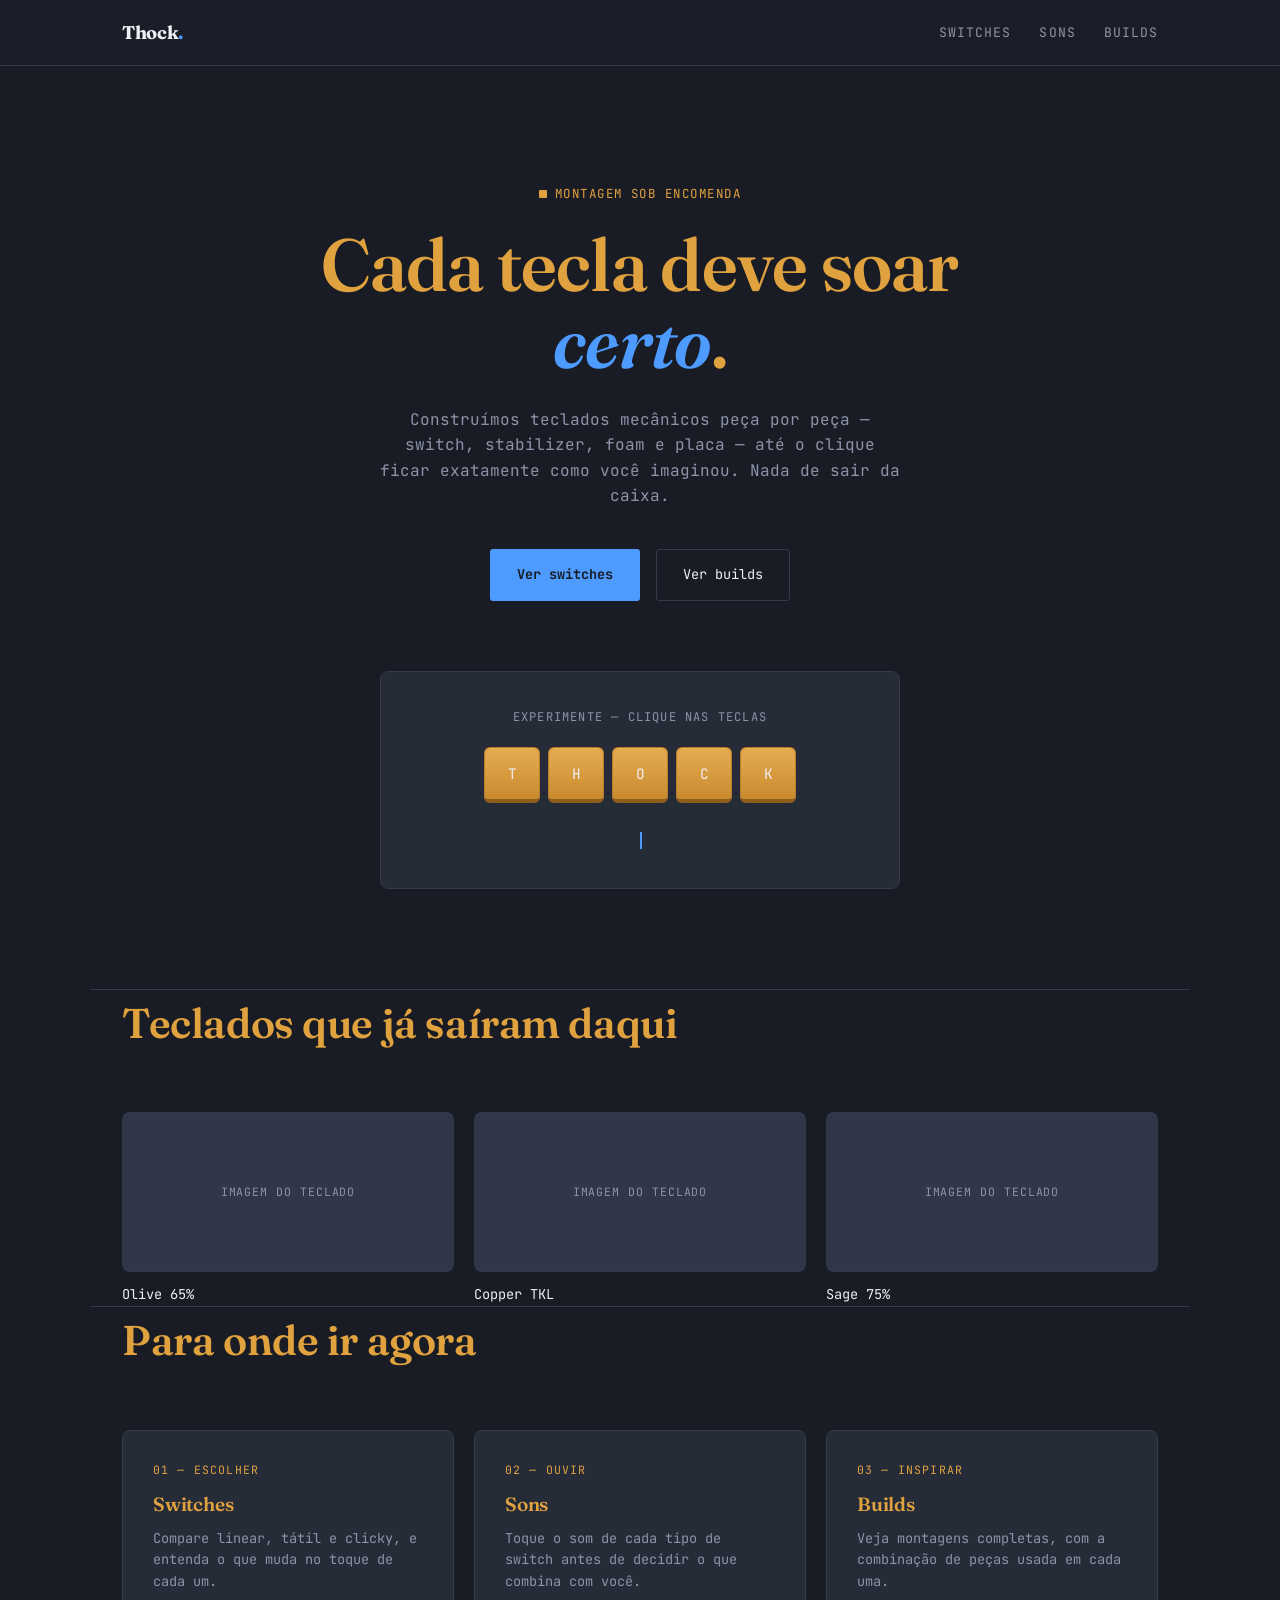
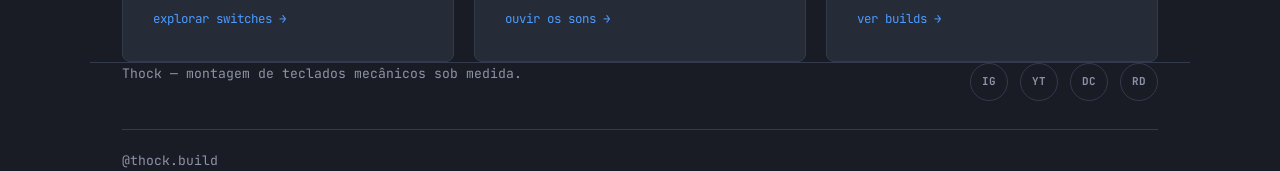
<file: Projeto pratico 2/index.html>
<!DOCTYPE html>
<html lang="pt-BR">
<head>
<meta charset="UTF-8">
<meta name="viewport" content="width=device-width, initial-scale=1.0">
<title>Thock — teclados mecânicos feitos sob medida</title>
<link rel="preconnect" href="https://fonts.googleapis.com">
<link rel="preconnect" href="https://fonts.gstatic.com" crossorigin>
<link href="https://fonts.googleapis.com/css2?family=Fraunces:opsz,wght@9..144,400;9..144,600;9..144,700&family=JetBrains+Mono:wght@400;500;700&display=swap" rel="stylesheet">
<link rel="stylesheet" href="styles.css">
</head>
<body>

<!-- MENU DO SITE — igual em todas as páginas. O link ativo (nenhum aqui, já que é a home)
     ganha a classe "active" nas outras páginas para indicar onde você está -->
<header class="site-header">
  <nav aria-label="Navegação principal">
    <a class="logo" href="index.html">Thock<span>.</span></a>
    <ul class="nav-links">
      <li><a href="switches.html">Switches</a></li>
      <li><a href="sounds.html">Sons</a></li>
      <li><a href="builds.html">Builds</a></li>
    </ul>
  </nav>
</header>

<main>
  <!-- ===================== HERO — centralizado, com animação de entrada (ver styles.css) ===================== -->
  <header class="hero wrap">
    <span class="eyebrow">montagem sob encomenda</span>
    <h1>Cada tecla deve soar <em>certo</em>.</h1>
    <p>Construímos teclados mecânicos peça por peça — switch, stabilizer, foam e placa — até o clique ficar exatamente como você imaginou. Nada de sair da caixa.</p>
    <div class="cta-row">
      <a class="btn btn-primary" href="switches.html">Ver switches</a>
      <a class="btn btn-ghost" href="builds.html">Ver builds</a>
    </div>

    <div class="keycap-demo">
      <div class="hint">experimente — clique nas teclas</div>
      <div class="keys" id="keys"></div>
      <div class="typed-out" id="typedOut"><span class="cursor"></span></div>
    </div>
  </header>

  <!-- ===================== GALERIA — fotos clicáveis, levam até builds.html ===================== -->
  <section id="galeria" class="wrap" aria-labelledby="galeria-heading">
    <div class="section-head">
      <h2 id="galeria-heading">Teclados que já saíram daqui</h2>
    </div>
    <div class="gallery-grid">
      <!-- Cada item é um LINK (<a>) inteiro, não só a imagem — clicar em qualquer parte do card leva a builds.html -->
      <a class="gallery-item" href="builds.html">
        <!-- ESPAÇO PARA IMAGEM: troque esta <div> por <img class="img-placeholder" src="foto.jpg" alt="Teclado Olive 65%"> -->
        <div class="img-placeholder">imagem do teclado</div>
        <div class="caption"><span>Olive 65%</span><span class="arrow">→</span></div>
      </a>
      <a class="gallery-item" href="builds.html">
        <div class="img-placeholder">imagem do teclado</div>
        <div class="caption"><span>Copper TKL</span><span class="arrow">→</span></div>
      </a>
      <a class="gallery-item" href="builds.html">
        <div class="img-placeholder">imagem do teclado</div>
        <div class="caption"><span>Sage 75%</span><span class="arrow">→</span></div>
      </a>
    </div>
  </section>

  <!-- ===================== CARDS-GUIA — navegação alternativa, além do menu do topo ===================== -->
  <section id="explorar" class="wrap" aria-labelledby="explorar-heading">
    <div class="section-head">
      <h2 id="explorar-heading">Para onde ir agora</h2>
    </div>
    <div class="guide-grid">
      <a class="guide-card" href="switches.html">
        <span class="tag">01 — Escolher</span>
        <h3>Switches</h3>
        <p>Compare linear, tátil e clicky, e entenda o que muda no toque de cada um.</p>
        <span class="go">explorar switches →</span>
      </a>
      <a class="guide-card" href="sounds.html">
        <span class="tag">02 — Ouvir</span>
        <h3>Sons</h3>
        <p>Toque o som de cada tipo de switch antes de decidir o que combina com você.</p>
        <span class="go">ouvir os sons →</span>
      </a>
      <a class="guide-card" href="builds.html">
        <span class="tag">03 — Inspirar</span>
        <h3>Builds</h3>
        <p>Veja montagens completas, com a combinação de peças usada em cada uma.</p>
        <span class="go">ver builds →</span>
      </a>
    </div>
  </section>
</main>

<!-- RODAPÉ — igual em todas as páginas -->
<footer class="wrap">
  <div class="footer-top">
    <div>Thock — montagem de teclados mecânicos sob medida.</div>
    <!-- Redes sociais fictícias, coerentes com o tema (comunidade de teclados mecânicos).
         Troque os href="#" pelos links reais quando o projeto virar algo de verdade. -->
    <div class="social-links">
      <a href="#" aria-label="Instagram do Thock">IG</a>
      <a href="#" aria-label="YouTube do Thock">YT</a>
      <a href="#" aria-label="Discord da comunidade Thock">DC</a>
      <a href="#" aria-label="Reddit r/thockbuilds">RD</a>
    </div>
  </div>
  <div class="footer-bottom">
    <span>@thock.build</span>
  </div>
</footer>

<script src="main.js"></script>

</body>
</html>
</file>
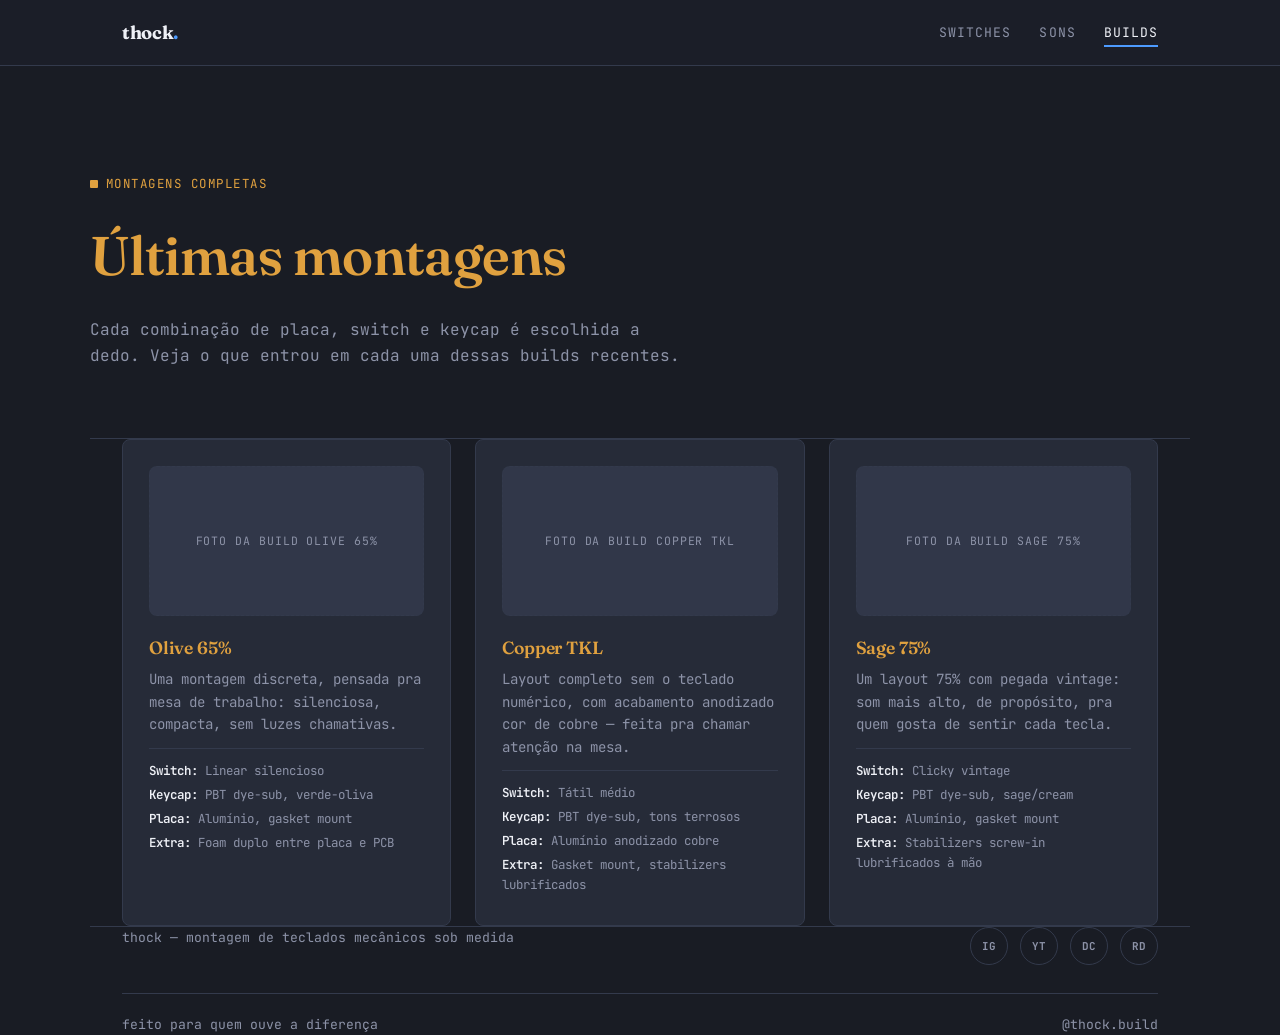
<file: Projeto pratico 2/builds.html>
<!DOCTYPE html>
<html lang="pt-BR">
<head>
<meta charset="UTF-8">
<meta name="viewport" content="width=device-width, initial-scale=1.0">
<title>Builds — Thock</title>
<link rel="preconnect" href="https://fonts.googleapis.com">
<link rel="preconnect" href="https://fonts.gstatic.com" crossorigin>
<link href="https://fonts.googleapis.com/css2?family=Fraunces:opsz,wght@9..144,400;9..144,600;9..144,700&family=JetBrains+Mono:wght@400;500;700&display=swap" rel="stylesheet">
<link rel="stylesheet" href="styles.css">
</head>
<body>

<header class="site-header">
  <nav aria-label="Navegação principal">
    <a class="logo" href="index.html">thock<span>.</span></a>
    <ul class="nav-links">
      <li><a href="switches.html">Switches</a></li>
      <li><a href="sounds.html">Sons</a></li>
      <li><a href="builds.html" class="active">Builds</a></li>
    </ul>
  </nav>
</header>

<main>
  <header class="page-hero wrap">
    <span class="eyebrow">montagens completas</span>
    <h1>Últimas montagens</h1>
    <p>Cada combinação de placa, switch e keycap é escolhida a dedo. Veja o que entrou em cada uma dessas builds recentes.</p>
  </header>

  <section class="wrap" aria-labelledby="builds-heading">
    <h2 id="builds-heading" style="position:absolute;left:-9999px;">Lista de builds</h2>

    <div class="build-row">

      <div class="build-card">
        <!-- ESPAÇO PARA IMAGEM: troque por <img class="img-placeholder" src="olive-65.jpg" alt="Teclado Olive 65%"> -->
        <div class="img-placeholder">foto da build Olive 65%</div>
        <h2>Olive 65%</h2>
        <p>Uma montagem discreta, pensada pra mesa de trabalho: silenciosa, compacta, sem luzes chamativas.</p>
        <ul class="specs">
          <li><b>Switch:</b> Linear silencioso</li>
          <li><b>Keycap:</b> PBT dye-sub, verde-oliva</li>
          <li><b>Placa:</b> Alumínio, gasket mount</li>
          <li><b>Extra:</b> Foam duplo entre placa e PCB</li>
        </ul>
      </div>

      <div class="build-card">
        <!-- ESPAÇO PARA IMAGEM: troque por <img class="img-placeholder" src="copper-tkl.jpg" alt="Teclado Copper TKL"> -->
        <div class="img-placeholder">foto da build Copper TKL</div>
        <h2>Copper TKL</h2>
        <p>Layout completo sem o teclado numérico, com acabamento anodizado cor de cobre — feita pra chamar atenção na mesa.</p>
        <ul class="specs">
          <li><b>Switch:</b> Tátil médio</li>
          <li><b>Keycap:</b> PBT dye-sub, tons terrosos</li>
          <li><b>Placa:</b> Alumínio anodizado cobre</li>
          <li><b>Extra:</b> Gasket mount, stabilizers lubrificados</li>
        </ul>
      </div>

      <div class="build-card">
        <!-- ESPAÇO PARA IMAGEM: troque por <img class="img-placeholder" src="sage-75.jpg" alt="Teclado Sage 75%"> -->
        <div class="img-placeholder">foto da build Sage 75%</div>
        <h2>Sage 75%</h2>
        <p>Um layout 75% com pegada vintage: som mais alto, de propósito, pra quem gosta de sentir cada tecla.</p>
        <ul class="specs">
          <li><b>Switch:</b> Clicky vintage</li>
          <li><b>Keycap:</b> PBT dye-sub, sage/cream</li>
          <li><b>Placa:</b> Alumínio, gasket mount</li>
          <li><b>Extra:</b> Stabilizers screw-in lubrificados à mão</li>
        </ul>
      </div>

    </div>
  </section>
</main>

<footer class="wrap">
  <div class="footer-top">
    <div>thock — montagem de teclados mecânicos sob medida</div>
    <div class="social-links">
      <a href="#" aria-label="Instagram do Thock">IG</a>
      <a href="#" aria-label="YouTube do Thock">YT</a>
      <a href="#" aria-label="Discord da comunidade Thock">DC</a>
      <a href="#" aria-label="Reddit r/thockbuilds">RD</a>
    </div>
  </div>
  <div class="footer-bottom">
    <span>feito para quem ouve a diferença</span>
    <span>@thock.build</span>
  </div>
</footer>

</body>
</html>
</file>
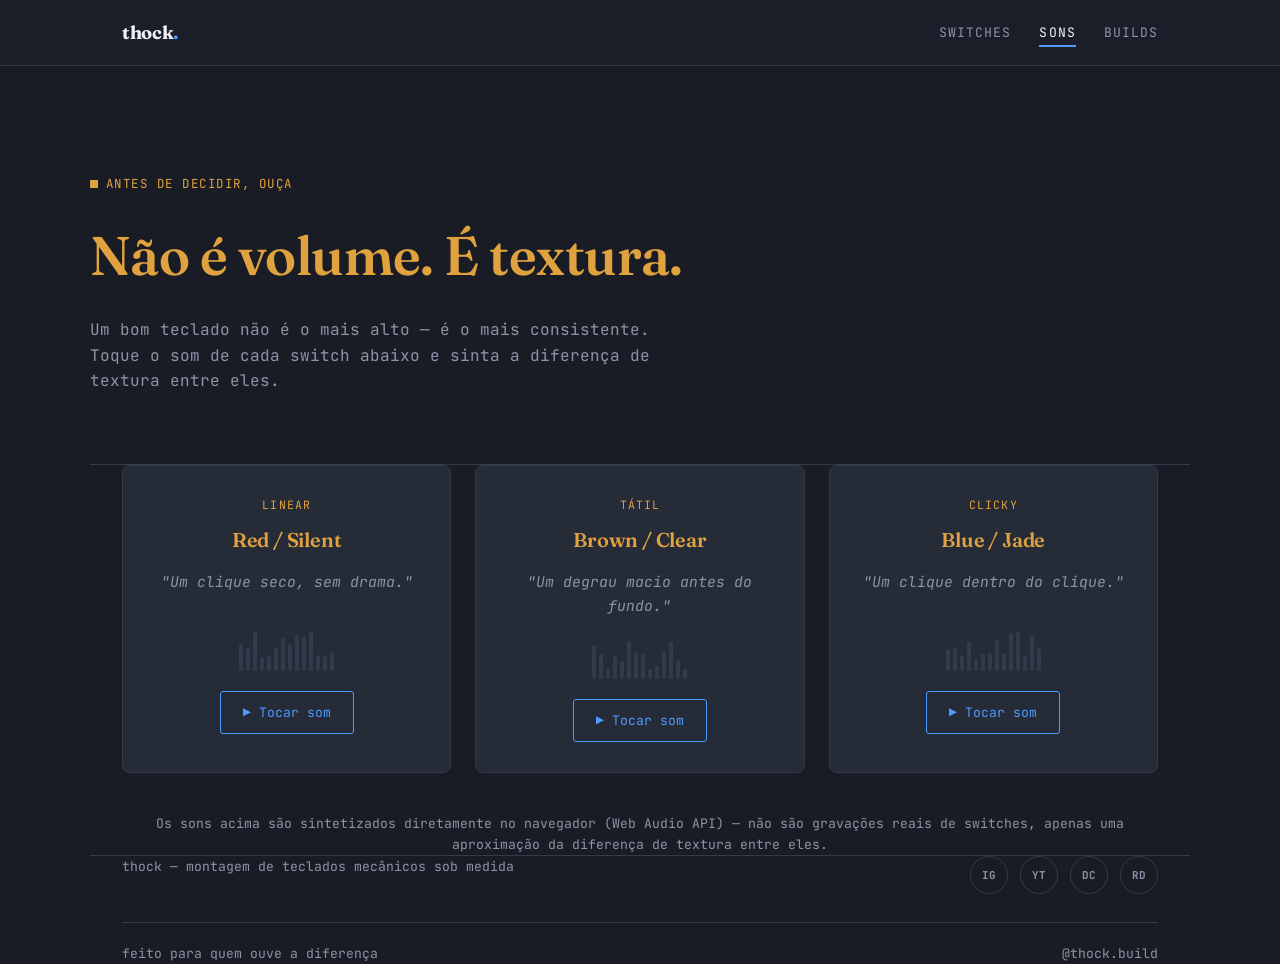
<file: Projeto pratico 2/sounds.html>
<!DOCTYPE html>
<html lang="pt-BR">
<head>
<meta charset="UTF-8">
<meta name="viewport" content="width=device-width, initial-scale=1.0">
<title>Sons — Thock</title>
<link rel="preconnect" href="https://fonts.googleapis.com">
<link rel="preconnect" href="https://fonts.gstatic.com" crossorigin>
<link href="https://fonts.googleapis.com/css2?family=Fraunces:opsz,wght@9..144,400;9..144,600;9..144,700&family=JetBrains+Mono:wght@400;500;700&display=swap" rel="stylesheet">
<link rel="stylesheet" href="styles.css">
</head>
<body>

<header class="site-header">
  <nav aria-label="Navegação principal">
    <a class="logo" href="index.html">thock<span>.</span></a>
    <ul class="nav-links">
      <li><a href="switches.html">Switches</a></li>
      <li><a href="sounds.html" class="active">Sons</a></li>
      <li><a href="builds.html">Builds</a></li>
    </ul>
  </nav>
</header>

<main>
  <header class="page-hero wrap">
    <span class="eyebrow">antes de decidir, ouça</span>
    <h1>Não é volume. É textura.</h1>
    <p>Um bom teclado não é o mais alto — é o mais consistente. Toque o som de cada switch abaixo e sinta a diferença de textura entre eles.</p>
  </header>

  <section class="wrap" aria-labelledby="sons-heading">
    <h2 id="sons-heading" style="position:absolute;left:-9999px;">Sons por tipo de switch</h2>

    <div class="sound-grid">

      <div class="sound-card">
        <span class="tag">Linear</span>
        <h2>Red / Silent</h2>
        <p class="phrase">"Um clique seco, sem drama."</p>
        <div class="waveform-mini" data-waveform="linear"></div>
        <button class="play-btn" data-sound="linear" type="button">▶ Tocar som</button>
      </div>

      <div class="sound-card">
        <span class="tag">Tátil</span>
        <h2>Brown / Clear</h2>
        <p class="phrase">"Um degrau macio antes do fundo."</p>
        <div class="waveform-mini" data-waveform="tactile"></div>
        <button class="play-btn" data-sound="tactile" type="button">▶ Tocar som</button>
      </div>

      <div class="sound-card">
        <span class="tag">Clicky</span>
        <h2>Blue / Jade</h2>
        <p class="phrase">"Um clique dentro do clique."</p>
        <div class="waveform-mini" data-waveform="clicky"></div>
        <button class="play-btn" data-sound="clicky" type="button">▶ Tocar som</button>
      </div>

    </div>

    <p class="sound-note">
      Os sons acima são sintetizados diretamente no navegador (Web Audio API) — não são gravações reais de switches,
      apenas uma aproximação da diferença de textura entre eles.
    </p>
  </section>
</main>

<footer class="wrap">
  <div class="footer-top">
    <div>thock — montagem de teclados mecânicos sob medida</div>
    <div class="social-links">
      <a href="#" aria-label="Instagram do Thock">IG</a>
      <a href="#" aria-label="YouTube do Thock">YT</a>
      <a href="#" aria-label="Discord da comunidade Thock">DC</a>
      <a href="#" aria-label="Reddit r/thockbuilds">RD</a>
    </div>
  </div>
  <div class="footer-bottom">
    <span>feito para quem ouve a diferença</span>
    <span>@thock.build</span>
  </div>
</footer>

<script src="sounds.js"></script>

</body>
</html>
</file>
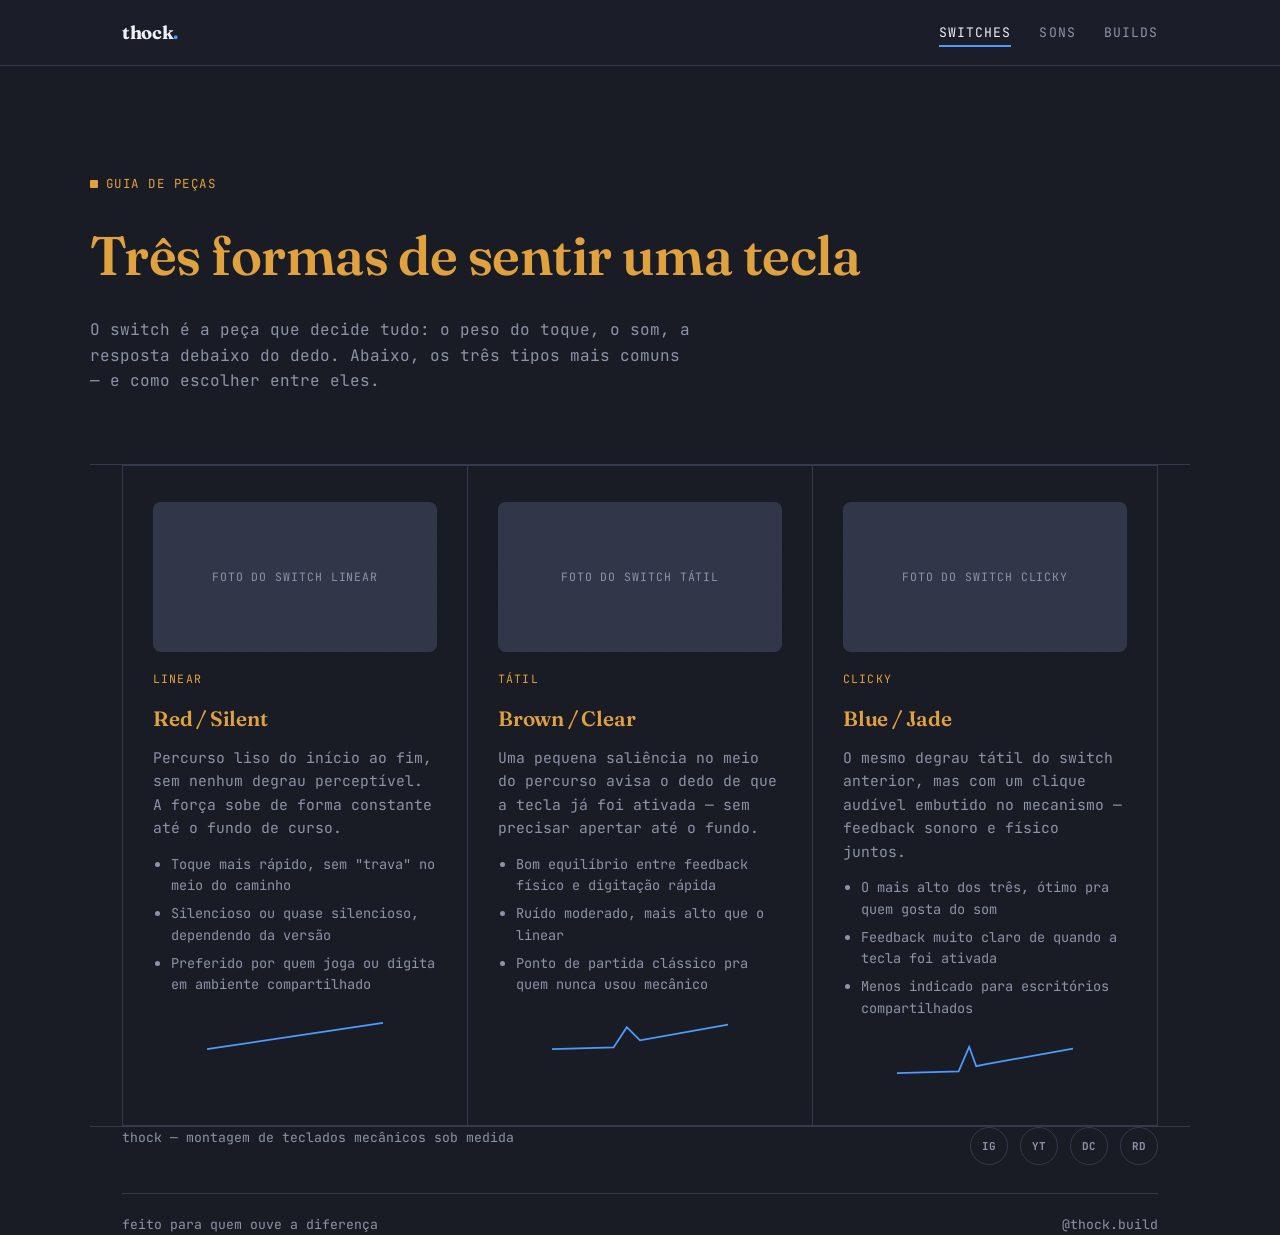
<file: Projeto pratico 2/switches.html>
<!DOCTYPE html>
<html lang="pt-BR">
<head>
<meta charset="UTF-8">
<meta name="viewport" content="width=device-width, initial-scale=1.0">
<title>Switches — Thock</title>
<link rel="preconnect" href="https://fonts.googleapis.com">
<link rel="preconnect" href="https://fonts.gstatic.com" crossorigin>
<link href="https://fonts.googleapis.com/css2?family=Fraunces:opsz,wght@9..144,400;9..144,600;9..144,700&family=JetBrains+Mono:wght@400;500;700&display=swap" rel="stylesheet">
<link rel="stylesheet" href="styles.css">
</head>
<body>

<header class="site-header">
  <nav aria-label="Navegação principal">
    <a class="logo" href="index.html">thock<span>.</span></a>
    <ul class="nav-links">
      <!-- classe "active" marca em qual página o visitante está -->
      <li><a href="switches.html" class="active">Switches</a></li>
      <li><a href="sounds.html">Sons</a></li>
      <li><a href="builds.html">Builds</a></li>
    </ul>
  </nav>
</header>

<main>
  <header class="page-hero wrap">
    <span class="eyebrow">guia de peças</span>
    <h1>Três formas de sentir uma tecla</h1>
    <p>O switch é a peça que decide tudo: o peso do toque, o som, a resposta debaixo do dedo. Abaixo, os três tipos mais comuns — e como escolher entre eles.</p>
  </header>

  <section id="switches" class="wrap" aria-labelledby="switches-heading">
    <h2 id="switches-heading" class="sr-only" style="position:absolute;left:-9999px;">Lista de switches</h2>
    <!-- h2 fora da tela: existe só pra dar estrutura semântica à seção, sem repetir visualmente o título do page-hero -->

    <div class="switch-grid">

      <div class="switch-card">
        <!-- ESPAÇO PARA IMAGEM: troque por <img class="img-placeholder" src="linear.jpg" alt="Switch linear vermelho"> -->
        <div class="img-placeholder">foto do switch linear</div>
        <span class="tag">Linear</span>
        <h3>Red / Silent</h3>
        <p>Percurso liso do início ao fim, sem nenhum degrau perceptível. A força sobe de forma constante até o fundo de curso.</p>
        <ul>
          <li>Toque mais rápido, sem "trava" no meio do caminho</li>
          <li>Silencioso ou quase silencioso, dependendo da versão</li>
          <li>Preferido por quem joga ou digita em ambiente compartilhado</li>
        </ul>
        <svg class="curve" viewBox="0 0 200 50"><path d="M0,40 L200,10"/></svg>
      </div>

      <div class="switch-card">
        <!-- ESPAÇO PARA IMAGEM: troque por <img class="img-placeholder" src="tatil.jpg" alt="Switch tátil marrom"> -->
        <div class="img-placeholder">foto do switch tátil</div>
        <span class="tag">Tátil</span>
        <h3>Brown / Clear</h3>
        <p>Uma pequena saliência no meio do percurso avisa o dedo de que a tecla já foi ativada — sem precisar apertar até o fundo.</p>
        <ul>
          <li>Bom equilíbrio entre feedback físico e digitação rápida</li>
          <li>Ruído moderado, mais alto que o linear</li>
          <li>Ponto de partida clássico pra quem nunca usou mecânico</li>
        </ul>
        <svg class="curve" viewBox="0 0 200 50"><path d="M0,40 L70,38 L85,15 L100,30 L200,12"/></svg>
      </div>

      <div class="switch-card">
        <!-- ESPAÇO PARA IMAGEM: troque por <img class="img-placeholder" src="clicky.jpg" alt="Switch clicky azul"> -->
        <div class="img-placeholder">foto do switch clicky</div>
        <span class="tag">Clicky</span>
        <h3>Blue / Jade</h3>
        <p>O mesmo degrau tátil do switch anterior, mas com um clique audível embutido no mecanismo — feedback sonoro e físico juntos.</p>
        <ul>
          <li>O mais alto dos três, ótimo pra quem gosta do som</li>
          <li>Feedback muito claro de quando a tecla foi ativada</li>
          <li>Menos indicado para escritórios compartilhados</li>
        </ul>
        <svg class="curve" viewBox="0 0 200 50"><path d="M0,40 L70,38 L82,10 L90,32 L100,30 L200,12"/></svg>
      </div>

    </div>
  </section>
</main>

<footer class="wrap">
  <div class="footer-top">
    <div>thock — montagem de teclados mecânicos sob medida</div>
    <div class="social-links">
      <a href="#" aria-label="Instagram do Thock">IG</a>
      <a href="#" aria-label="YouTube do Thock">YT</a>
      <a href="#" aria-label="Discord da comunidade Thock">DC</a>
      <a href="#" aria-label="Reddit r/thockbuilds">RD</a>
    </div>
  </div>
  <div class="footer-bottom">
    <span>feito para quem ouve a diferença</span>
    <span>@thock.build</span>
  </div>
</footer>

</body>
</html>
</file>
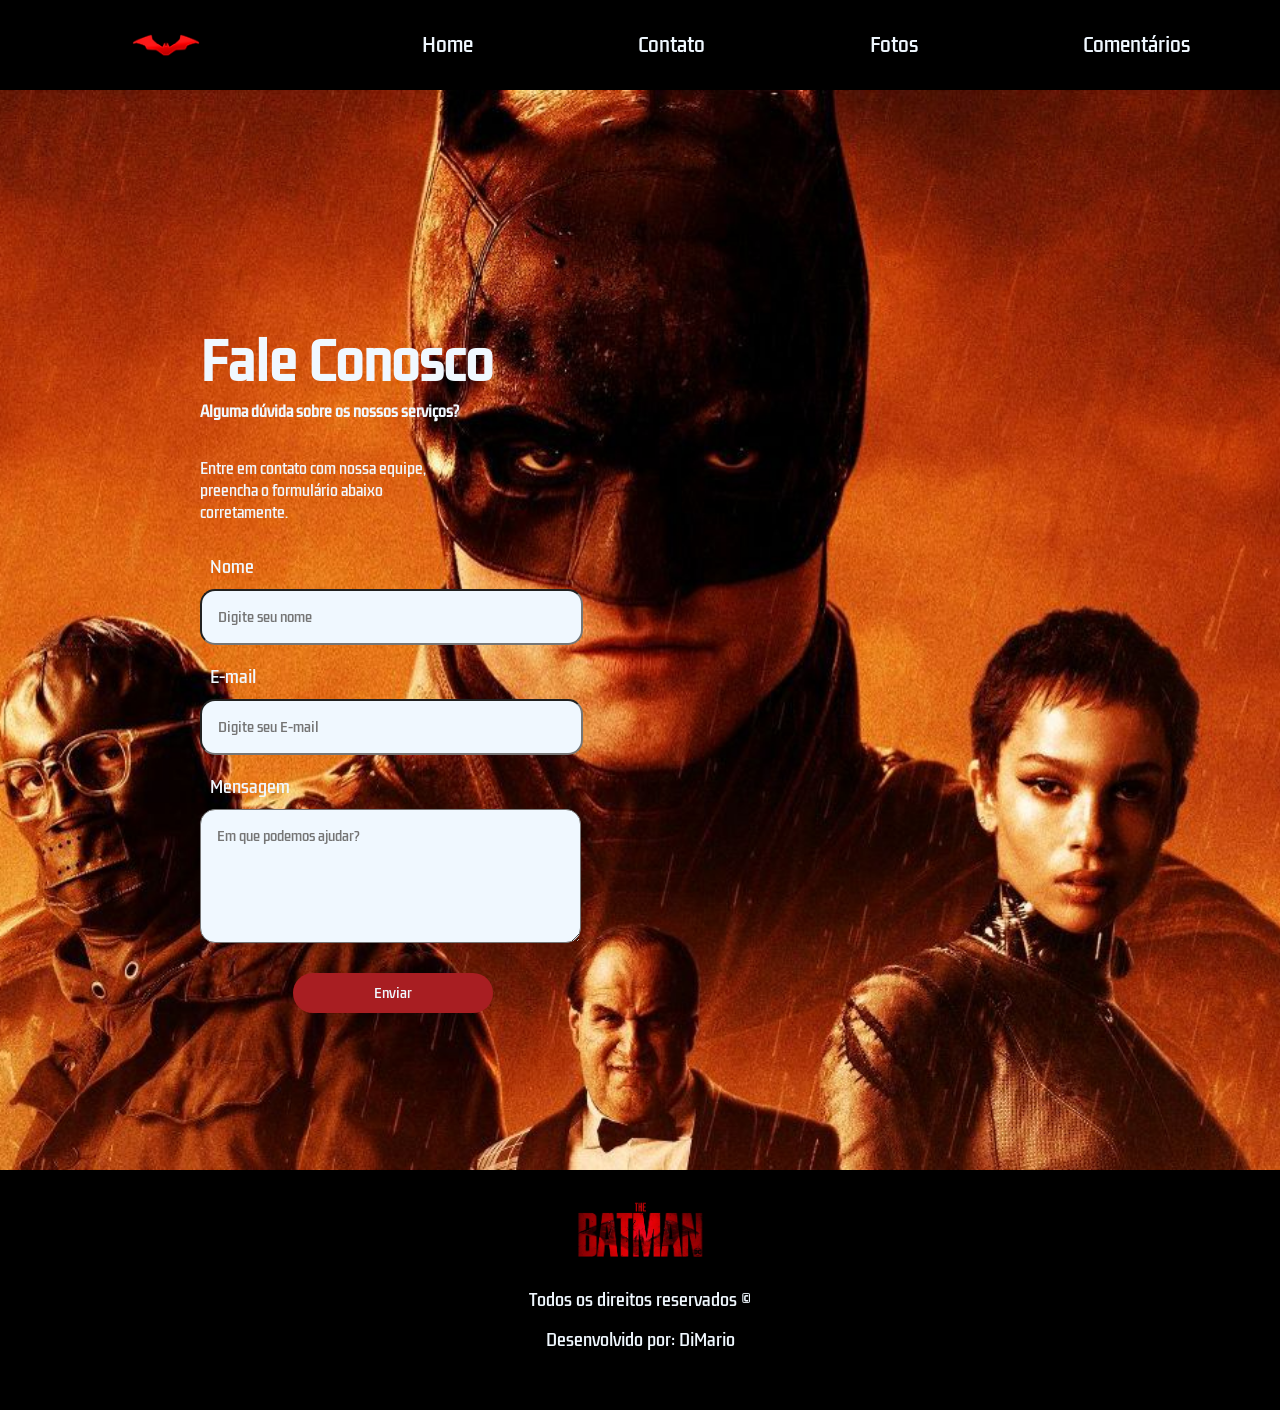
<file: Projeto pratico/contato.html>
<!DOCTYPE html>
<html lang="en">
<head>
    <meta charset="UTF-8">
    <meta http-equiv="X-UA-compatible" content="IE=edge">
    <meta name="viewport" content="width=device-width, initial-sacale=1.0">
    <title>Contato</title>
    <link rel="stylesheet" href="./contato.css"/>
</head>
<body>
    <header>
        <img id="logo" src="./batman.png">
        <nav>
            <ul>
                <a href="./Projeto.html">
                    <li id="vermelho">Home</li>
                </a>
                <a href="./contato.html">
                    <li id="vermelho">Contato</li>
                </a>
                <a href="./fotos.html">
                    <li id="vermelho">Fotos</li>
                </a>
                <a href="./comentarios.html">
                    <li id="vermelho">Comentários</li>
                </a>
            </ul>
        </nav>
    </header>

    <div class="contact-back">
         
        <section>

                <h1 id="titulo1">Fale Conosco</h1>
                
                <b id="complemento">Alguma dúvida sobre os nossos serviços?</b>
                
                <p id="text-ex">
                    Entre em contato com nossa equipe, preencha o formulário abaixo corretamente.
                 </p>

            <form>
                <label for="text">Nome</label>
                <input id="text" type="text" name="text" placeholder="Digite seu nome">
                    
                <label for="email">E-mail</label>
                <input type="email" name="email" id="email" placeholder="Digite seu E-mail" required="">
            
                 <label for="mensagem">Mensagem</label>
                 <textarea name="mensagem" id="mensagem" placeholder="Em que podemos ajudar?" required=""></textarea>
            
                 <button type="submit">Enviar</button>
            </form>
        </section>
    </div>

    <footer>
        <img style="object-fit: contain;" id="logo" src="po.png">
        <span>Todos os direitos reservados ©</span>
        <span>Desenvolvido por: DiMario</span>

        <nav class="footer-navigation">
            <ul class="footer-list">
                <a href="./Projeto.html">
                    <li>Home</li>
                </a>
                <a href="./contato.html">
                    <li>Contato</li>
                </a>
                <a href="./fotos.html">
                    <li>Fotos</li>
                </a>
                <a href="./comentarios.html">
                    <li>Comentários</li>
                </a>
            </ul>
        </nav>
    </footer>
</body>
</html>
</file>
<file: Projeto pratico 2/styles.css>
/* ======================================================
   VARIÁVEIS DE COR
   Paleta "oficina" — mais terrosa e menos "joia formal"
   que a versão anterior (cobre virou argila, o verde ficou
   mais fosco). Mude só aqui pra trocar o tema inteiro.
   ====================================================== */
:root{
  --bg:#191C24;          /* fundo geral */
  --surface:#262b38;     /* fundo de cards e caixas elevadas */
  --surface-2:#313749;   /* uma camada a mais de profundidade, usada em hover */
  --text:#eef0f6;        /* texto principal */
  --text-dim:#8d93a8;    /* texto secundário / parágrafos */
  --clay:#4d9bff;        /* cor de destaque principal */
  --moss:#e0a13f;        /* cor de destaque secundária */
  --line:#333a4c;        /* bordas e divisórias */
}

*{ margin:0; padding:0; box-sizing:border-box; }
html{ scroll-behavior:smooth; }

body{
  background:var(--bg);
  color:var(--text);
  font-family:'JetBrains Mono', monospace;
  line-height:1.6;
  overflow-x:hidden;
}

h1,h2,h3{
  font-family:'Fraunces', serif;
  font-weight:600;
  letter-spacing:-0.01em;
  color:var(--moss); /* tom mostarda/amarelo nos titulos */
}

a{ color:inherit; }
::selection{ background:var(--clay); color:var(--bg); }
:focus-visible{ outline:2px solid var(--clay); outline-offset:3px; }

.wrap{
  max-width:1100px;
  margin:0 auto;
  padding:0 32px;
}

/* ======================================================
   NAV — barra fixa no topo, presente em TODAS as páginas
   Corrigido: fundo mais opaco e cor de texto fixa, pra não
   depender só do backdrop-filter (que pode falhar de
   carregar antes da fonte / em navegadores sem suporte).
   ====================================================== */
header.site-header{
  position:fixed;
  top:0; left:0; right:0;
  z-index:50;
  background:#1c1f29;             /* cor sólida de base — sempre visível, mesmo sem blur */
  background:rgba(28,31,41,0.96); /* opacidade bem alta (quase sólida) por cima da cor sólida acima */
  backdrop-filter:blur(8px);      /* efeito vidro — só some se o navegador não suportar, mas o fundo acima já resolve */
  -webkit-backdrop-filter:blur(8px);
  border-bottom:1px solid var(--line);
}
nav{
  display:flex;
  align-items:center;
  justify-content:space-between;
  padding:18px 32px;
  max-width:1100px;
  margin:0 auto;
}
.logo{
  font-family:'Fraunces', serif;
  font-weight:700;
  font-size:1.15rem;
  letter-spacing:-0.02em;
  color:var(--text); /* cor fixa (não herdada), garante contraste desde o primeiro frame */
  text-decoration:none;
}
.logo span{ color:var(--clay); }
.nav-links{
  display:flex;
  gap:28px;
  list-style:none;
  font-size:0.82rem;
  text-transform:uppercase;
  letter-spacing:0.08em;
}
.nav-links a{
  text-decoration:none;
  color:var(--text-dim);
  transition:color .2s;
  padding-bottom:4px;
  border-bottom:2px solid transparent; /* reservado para o indicador de página ativa */
}
.nav-links a:hover{ color:var(--clay); }
.nav-links a.active{
  color:var(--text);
  border-bottom-color:var(--clay); /* sublinhado sutil indicando em que página você está */
}
.nav-links li{ display:list-item; }
@media (max-width:640px){ .nav-links{ display:none; } }

/* ======================================================
   BOTÕES — usados em vários lugares do site
   ====================================================== */
.btn{
  font-family:'JetBrains Mono', monospace;
  font-size:0.85rem;
  padding:14px 26px;
  border-radius:3px;
  text-decoration:none;
  display:inline-block;
  transition:transform .15s, background .15s;
  border:1px solid transparent;
}
.btn-primary{ background:var(--clay); color:var(--bg); font-weight:700; }
.btn-primary:hover{ transform:translateY(-2px); }
.btn-ghost{ border-color:var(--line); color:var(--text); }
.btn-ghost:hover{ border-color:var(--clay); color:var(--clay); }

/* ======================================================
   HERO DA HOME — centralizado, com animação de entrada
   ====================================================== */
.hero{
  padding:180px 0 100px;
  text-align:center;         /* título e texto centralizados, como pedido */
}
.hero .eyebrow{
  display:inline-flex;
  align-items:center;
  gap:8px;
  font-size:0.78rem;
  text-transform:uppercase;
  letter-spacing:0.12em;
  color:var(--moss);
  margin-bottom:22px;
}
.hero .eyebrow::before{
  content:'';
  width:8px; height:8px;
  background:var(--moss);
  border-radius:1px;
  display:inline-block;
}
.hero h1{
  font-size:clamp(2.6rem, 6vw, 4.6rem);
  line-height:1.05;
  max-width:16ch;
  margin:0 auto 26px;   /* margin auto centraliza o bloco de texto mesmo com max-width */
}
.hero h1 em{ font-style:italic; color:var(--clay); }
.hero p{
  max-width:52ch;
  margin:0 auto 40px;
  color:var(--text-dim);
}
.hero .cta-row{
  display:flex;
  gap:16px;
  justify-content:center;  /* botões centralizados */
  flex-wrap:wrap;
}

/* Animação de entrada: cada elemento do hero "sobe e aparece",
   em sequência (cada um com um pouquinho mais de atraso que o anterior) */
@keyframes fadeUp{
  from{ opacity:0; transform:translateY(14px); }
  to{ opacity:1; transform:translateY(0); }
}
.hero .eyebrow{ animation:fadeUp .6s ease both; }
.hero h1{ animation:fadeUp .6s ease .12s both; }
.hero p{ animation:fadeUp .6s ease .24s both; }
.hero .cta-row{ animation:fadeUp .6s ease .36s both; }
.hero .keycap-demo{ animation:fadeUp .6s ease .48s both; }

/* ======================================================
   DEMO INTERATIVA DE TECLAS (na home)
   ====================================================== */
.keycap-demo{
  margin:70px auto 0;
  max-width:520px;              /* centraliza a caixa junto com o resto do hero */
  padding:36px 28px;
  background:var(--surface);
  border:1px solid var(--line);
  border-radius:8px;
}
.keycap-demo .hint{
  font-size:0.75rem;
  color:var(--text-dim);
  text-transform:uppercase;
  letter-spacing:0.1em;
  margin-bottom:20px;
}
.keys{ display:flex; gap:8px; flex-wrap:wrap; justify-content:center; }
.key{
  --depress:0px;
  width:56px; height:56px;
  background:linear-gradient(180deg, #e6ac52, #c98a2e); /* caixa das teclas na cor mostarda/amarelo */
  border:1px solid #b87c28;
  border-bottom:4px solid #8f5f1a;
  border-radius:6px;
  display:flex; align-items:center; justify-content:center;
  font-size:0.9rem;
  color:var(--text); /* letras das teclas demo */
  cursor:pointer;
  user-select:none;
  transform:translateY(var(--depress));
  transition:transform .06s ease-out, border-bottom-width .06s ease-out, box-shadow .15s;
  position:relative;
}
.key:active, .key.pressed{
  --depress:3px;
  border-bottom-width:1px;
  box-shadow:0 0 0 2px rgba(191,109,67,0.25);
}
.key::after{
  content:'';
  position:absolute; inset:0;
  border-radius:6px;
  background:radial-gradient(circle, rgba(191,109,67,0.35), transparent 70%);
  opacity:0;
  transition:opacity .3s;
  pointer-events:none;
}
.key.rippled::after{ opacity:1; animation:ripple .5s ease-out; }
@keyframes ripple{ from{ opacity:0.7; } to{ opacity:0; transform:scale(1.4); } }
.typed-out{
  margin-top:22px;
  min-height:1.4em;
  font-size:1.05rem;
  color:var(--clay);
  text-align:center;
}
.typed-out .cursor{
  display:inline-block; width:2px; height:1em;
  background:var(--clay);
  vertical-align:text-bottom;
  animation:blink 1s step-end infinite;
  margin-left:2px;
}
@keyframes blink{ 50%{ opacity:0; } }

/* ======================================================
   SEÇÕES GERAIS (usado em todas as páginas)
   ====================================================== */
section{ padding:100px 0; border-top:1px solid var(--line); }
.section-head{
  display:flex;
  justify-content:space-between;
  align-items:flex-end;
  gap:24px;
  margin-bottom:56px;
  flex-wrap:wrap;
}
.section-head h2{ font-size:clamp(1.8rem, 3.4vw, 2.6rem); }
.section-head p{ color:var(--text-dim); max-width:40ch; font-size:0.92rem; }

/* Cabeçalho simples usado no TOPO das páginas internas (Switches, Sons, Builds) —
   diferente do .hero da home: não é centralizado, fica logo abaixo do menu fixo */
.page-hero{
  padding:170px 0 70px;
  border-top:none;
}
.page-hero .eyebrow{
  display:inline-flex; align-items:center; gap:8px;
  font-size:0.78rem; text-transform:uppercase; letter-spacing:0.12em;
  color:var(--moss); margin-bottom:18px;
}
.page-hero .eyebrow::before{
  content:''; width:8px; height:8px; background:var(--moss);
  border-radius:1px; display:inline-block;
}
.page-hero h1{ font-size:clamp(2.2rem, 5vw, 3.4rem); margin-bottom:18px; }
.page-hero p{ color:var(--text-dim); max-width:60ch; }

/* ======================================================
   ESPAÇO RESERVADO PARA IMAGENS — placeholder visual
   Troque a <div class="img-placeholder"> por uma <img>
   (mesmas classes de tamanho) assim que tiver as fotos.
   ====================================================== */
.img-placeholder{
  display:flex;
  align-items:center;
  justify-content:center;
  background:var(--surface-2);
  border:1px dashed var(--line);
  border-radius:8px;
  color:var(--text-dim);
  font-size:0.72rem;
  text-transform:uppercase;
  letter-spacing:0.08em;
  text-align:center;
  padding:12px;
}

/* ======================================================
   SWITCHES — cards de comparação (home teaser E página switches.html)
   ====================================================== */
.switch-grid{
  display:grid;
  grid-template-columns:repeat(3, 1fr);
  gap:1px;
  background:var(--line);
  border:1px solid var(--line);
}
@media (max-width:800px){ .switch-grid{ grid-template-columns:1fr; } }
.switch-card{ background:var(--bg); padding:36px 30px; }
.switch-card .tag{
  font-size:0.72rem; text-transform:uppercase; letter-spacing:0.1em;
  color:var(--moss); margin-bottom:14px; display:block;
}
.switch-card h2, .switch-card h3{ font-size:1.3rem; margin-bottom:10px; }
.switch-card p{ color:var(--text-dim); font-size:0.92rem; margin-bottom:14px; }
.switch-card ul{
  color:var(--text-dim);
  font-size:0.85rem;
  padding-left:18px;
  margin-bottom:18px;
}
.switch-card li{ margin-bottom:6px; }
.switch-card .img-placeholder{ height:150px; margin-bottom:18px; }
.curve{ width:100%; height:44px; }
.curve path{ fill:none; stroke:var(--clay); stroke-width:2; }

/* ======================================================
   PÁGINA DE SONS — cards com botão de tocar som sintetizado
   ====================================================== */
.sound-grid{
  display:grid;
  grid-template-columns:repeat(3, 1fr);
  gap:24px;
}
@media (max-width:800px){ .sound-grid{ grid-template-columns:1fr; } }
.sound-card{
  background:var(--surface);
  border:1px solid var(--line);
  border-radius:8px;
  padding:30px;
  text-align:center;
}
.sound-card .tag{
  font-size:0.72rem; text-transform:uppercase; letter-spacing:0.1em;
  color:var(--moss); margin-bottom:10px; display:block;
}
.sound-card h2{ font-size:1.25rem; margin-bottom:14px; }
.sound-card .phrase{
  color:var(--text-dim);
  font-style:italic;
  font-size:0.92rem;
  margin-bottom:22px;
  min-height:2.6em;
}
.sound-card .waveform-mini{
  display:flex; align-items:flex-end; justify-content:center;
  gap:3px; height:40px; margin-bottom:20px;
}
.sound-card .waveform-mini .bar{
  width:4px; background:var(--line); border-radius:2px;
  transition:background .2s, transform .2s;
}
.sound-card .waveform-mini.playing .bar{
  background:var(--clay);
  animation:sway .5s ease-in-out infinite;
}
@keyframes sway{ 0%,100%{ transform:scaleY(0.3); } 50%{ transform:scaleY(1); } }
.play-btn{
  font-family:'JetBrains Mono', monospace;
  font-size:0.82rem;
  padding:12px 22px;
  border-radius:3px;
  background:transparent;
  border:1px solid var(--clay);
  color:var(--clay);
  cursor:pointer;
  transition:background .15s, color .15s;
}
.play-btn:hover{ background:var(--clay); color:var(--bg); }
.sound-note{
  color:var(--text-dim);
  font-size:0.82rem;
  margin-top:40px;
  text-align:center;
}

/* ======================================================
   BUILDS — cards de montagens (home teaser E página builds.html)
   ====================================================== */
.build-row{
  display:grid;
  grid-template-columns:repeat(3,1fr);
  gap:24px;
}
@media (max-width:800px){ .build-row{ grid-template-columns:1fr; } }
.build-card{
  background:var(--surface);
  border:1px solid var(--line);
  border-radius:8px;
  padding:26px;
}
.build-card .img-placeholder{ width:100%; height:150px; margin-bottom:18px; }
.build-card h2, .build-card h3{ font-size:1.1rem; margin-bottom:6px; }
.build-card p{ color:var(--text-dim); font-size:0.88rem; margin-bottom:12px; }
.build-card .specs{
  list-style:none;
  font-size:0.78rem;
  color:var(--text-dim);
  border-top:1px solid var(--line);
  padding-top:12px;
}
.build-card .specs li{ margin-bottom:4px; }
.build-card .specs b{ color:var(--text); font-weight:600; }

/* ======================================================
   GALERIA NA HOME — fotos de teclados clicáveis, levam a builds.html
   ====================================================== */
.gallery-grid{
  display:grid;
  grid-template-columns:repeat(3, 1fr);
  gap:20px;
}
@media (max-width:800px){ .gallery-grid{ grid-template-columns:1fr 1fr; } }
@media (max-width:520px){ .gallery-grid{ grid-template-columns:1fr; } }
.gallery-item{
  display:block;
  text-decoration:none;
  color:inherit;
  transition:transform .2s;
}
.gallery-item:hover{ transform:translateY(-4px); } /* leve "levantada" ao passar o mouse, indica que é clicável */
.gallery-item .img-placeholder{
  height:160px;
  margin-bottom:12px;
  transition:border-color .2s;
}
.gallery-item:hover .img-placeholder{ border-color:var(--clay); }
.gallery-item .caption{
  font-size:0.85rem;
  display:flex;
  justify-content:space-between;
  align-items:center;
}
.gallery-item .caption .arrow{
  color:var(--clay);
  opacity:0;
  transition:opacity .2s, transform .2s;
  transform:translateX(-4px);
}
.gallery-item:hover .caption .arrow{ opacity:1; transform:translateX(0); }

/* ======================================================
   CARDS-GUIA — botões grandes de navegação no fim da home
   ====================================================== */
.guide-grid{
  display:grid;
  grid-template-columns:repeat(3, 1fr);
  gap:20px;
}
@media (max-width:800px){ .guide-grid{ grid-template-columns:1fr; } }
.guide-card{
  display:block;
  background:var(--surface);
  border:1px solid var(--line);
  border-radius:8px;
  padding:30px;
  text-decoration:none;
  color:inherit;
  transition:border-color .2s, transform .2s;
}
.guide-card:hover{ border-color:var(--clay); transform:translateY(-3px); }
.guide-card .tag{
  font-size:0.72rem; text-transform:uppercase; letter-spacing:0.1em;
  color:var(--moss); margin-bottom:10px; display:block;
}
.guide-card h3{ font-size:1.2rem; margin-bottom:8px; }
.guide-card p{ color:var(--text-dim); font-size:0.85rem; }
.guide-card .go{
  display:inline-block;
  margin-top:16px;
  font-size:0.78rem;
  color:var(--clay);
}

/* ======================================================
   RODAPÉ + REDES SOCIAIS FICTÍCIAS
   ====================================================== */
footer{
  padding:60px 0 40px;
  border-top:1px solid var(--line);
  color:var(--text-dim);
  font-size:0.82rem;
}
.footer-top{
  display:flex;
  justify-content:space-between;
  flex-wrap:wrap;
  gap:24px;
  margin-bottom:28px;
}
footer a{ color:var(--clay); text-decoration:none; }
.social-links{
  display:flex;
  gap:12px;
}
.social-links a{
  width:38px; height:38px;
  border:1px solid var(--line);
  border-radius:50%;
  display:flex; align-items:center; justify-content:center;
  font-size:0.68rem;
  font-weight:700;
  letter-spacing:0.02em;
  color:var(--text-dim);
  transition:border-color .2s, color .2s;
}
.social-links a:hover{ border-color:var(--clay); color:var(--clay); }
.footer-bottom{
  display:flex;
  justify-content:space-between;
  flex-wrap:wrap;
  gap:16px;
  border-top:1px solid var(--line);
  padding-top:20px;
}

@media (prefers-reduced-motion: reduce){
  *{ animation-duration:0.001ms !important; animation-iteration-count:1 !important; transition-duration:0.001ms !important; }
}
</file>
<file: Projeto pratico/contato.css>
@import url('https://fonts.googleapis.com/css2?family=Kdam+Thmor+Pro&display=swap');

*{
    margin: 0;
    background-color: black;
    padding: 0;
    list-style: none;
    text-decoration: none;
 }
 
 header {
    height: 90px;
    display: flex;
    justify-content: space-around;
    align-items: center;
 }
 
 nav {
    width: 60%;
 }
 
 ul {
    display: flex;
    width: 100%;
    justify-content: space-between;
 }
 
 li {
    list-style: none;
    color: aliceblue;
    cursor: pointer;
    font-size: 19px;
    transition: .5s;
    font-family: 'kdam thmor pro', sans-serif;
 }

 li:hover {
    color: #D21617
}
 
 
 #logo {
    width: 150px;
    height: auto;
 }
 
 .contact-back {
    background-image: url('./giat.jpeg');
    background-position: 50% 50%;
    background-size: cover;
    width: 100%;
    height: 1080px;
 }
 
 section {
    width: 100%;
    height: 1080px;
    background: 0;
    display: flex;
    flex-direction: column;
    justify-content: center;
    align-items: start;
 }
 
 #titulo1 {
    font-size: 50px;
    background: 0%;
    color: aliceblue;
    font-family: 'kdam thmor pro', sans-serif;
    padding-left: 200px;
 }
 
 #complemento {
    font-size: 14px;
    background: 0%;
    color: aliceblue;
    font-family: 'kdam thmor pro', sans-serif;
    padding-left: 200px;
 }
 
 #text-ex {
    width: 20%;
    font-size: 14px;
    background: 0%;
    margin-top: 35px;
    color: aliceblue;
    font-family: 'kdam thmor pro', sans-serif;
    padding-left: 200px;
 }
 
 form {
    width: 347px;
    height: 392px;
    background: 0;
    display: grid;
    margin-top: 21px;
    padding-left: 200px;
 }
 
 label {
    display: block;
    width: 100%;
    font-family: 'kdam thmor pro', sans-serif;
    padding: 10px;
    color: aliceblue;
    background: 0;
    font-weight: 500;
 }
 
 input,
 textarea {
    display: block;
    width: 100%;
    padding: 1.00rem;
    margin-bottom: 10px;
    font-family: 'kdam thmor pro', sans-serif;
    background: aliceblue;
    font-weight: 400;
    border-radius: 15px;
    outline: none;
    transition: 0.1s;
 }
 
 input:hover,
 input:focus,
 textarea:hover,
 textarea:focus {
    outline: none;
    border-color: #0E4B84;
 }
 
 textarea{
    min-height: 100px;
    resize: vertical;
 }
 
 button {
    display: block;
    width: 200px;
    align-items: center;
    margin-left: 93px;
    font-family: 'kdam thmor pro', sans-serif;
    padding: 10px;
    font-weight: 500;
    margin-top: 20px;
    color: aliceblue;
    background: #A81E22;
    border: none;
    outline: none;
    border-radius: 20px;
    cursor: pointer;
    transition: .5s;
 }
 
 button:hover {
    background: #fff;
    color: #000;
 }
 
 footer {
   height: 180px;
    margin-top: 10px;
    margin-bottom: 50px;
    display: flex;
    flex-direction: column;
    align-items: center;
    justify-content: space-around;
 }
 
 span {
    color: aliceblue;
    font-family: 'kdam thmor pro', sans-serif;
 }
 
 .footer-navigation {
    display: none;
 }
 
 .footer-list {
    display: flex;
    align-items: center;
    justify-content: space-evenly;
    column-gap: 20px;
 }
 
 @media (max-width: 768px){
    .footer-navigation {
        display: block;
        
    }
 
    nav {
        display: none;
    }
 
    #titulo1, #complemento, #text-ex {
       width: 342px;
       padding-left: 80px;
    }
 
    section {
       display: flex;
       padding: 0;
    }
 
    form {
       width: 240px;
       height: 398px;
       padding-left: 100px;
    }
 
    input, textarea {
       width: 100%;
       height: 40px;
       padding: 0;
       font-weight: 200;
       font-size: 13px;
       border-radius: 8px;
    }
 
    button {
       margin: 50px;
    }
 
 }
</file>
